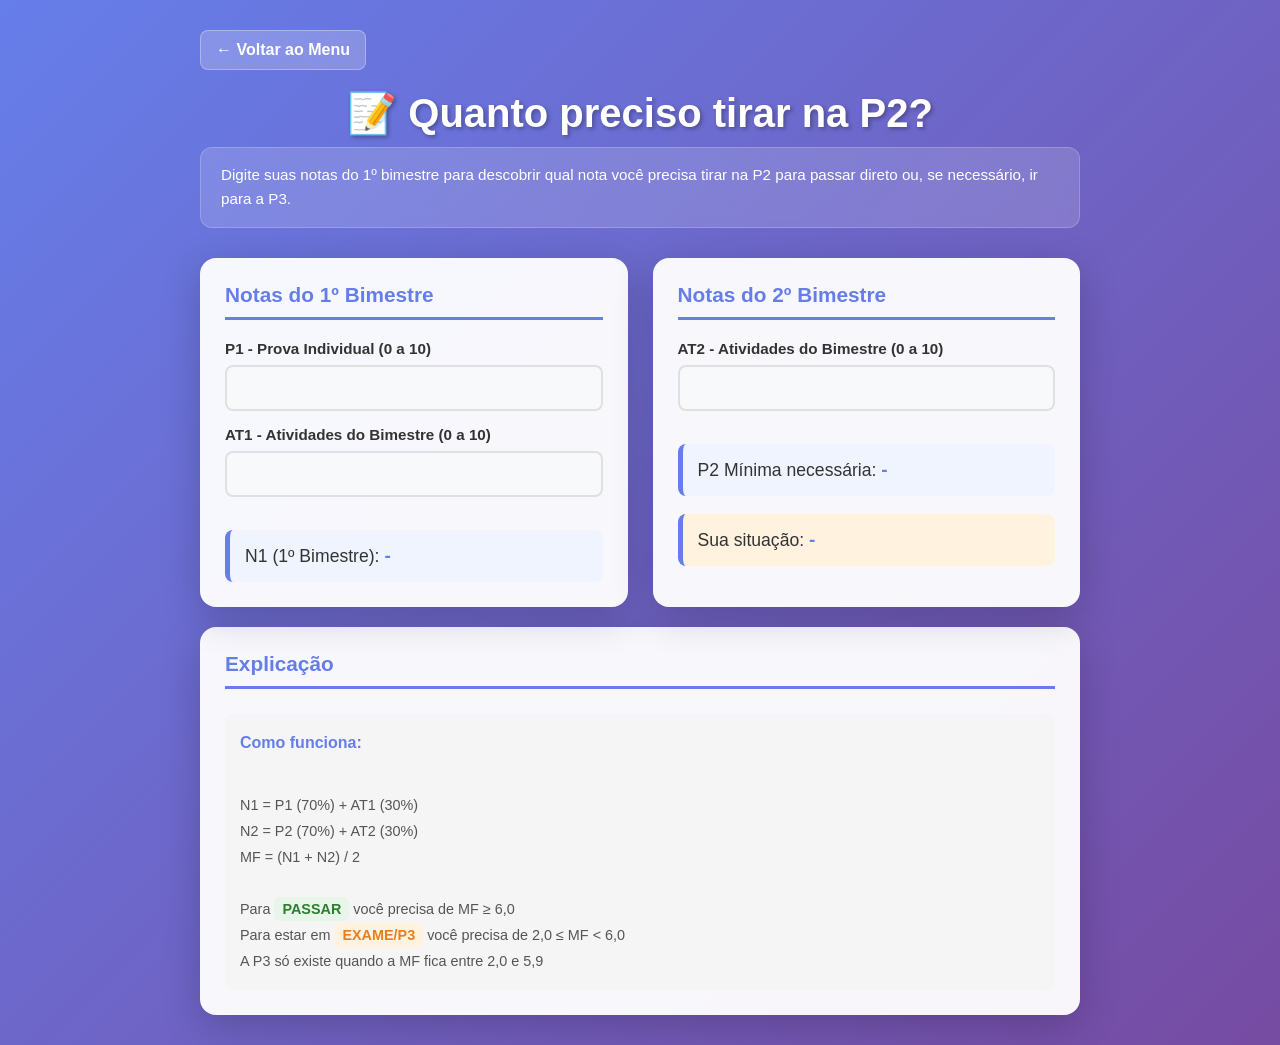
<file: calcular-p2.html>
<!DOCTYPE html>
<html lang="pt-BR">
<head>
  <meta charset="UTF-8" />
  <title>Calculadora - Quanto preciso na P2?</title>
  <link rel="stylesheet" href="css/style.css" />
</head>
<body>
  <a href="index.html" class="back-link">← Voltar ao Menu</a>
  
  <h1>📝 Quanto preciso tirar na P2?</h1>
  <p>
    Digite suas notas do 1º bimestre para descobrir qual nota você precisa tirar na P2 para passar direto ou, se necessário, ir para a P3.
  </p>

  <div class="grid">
    <div class="card">
      <h3>Notas do 1º Bimestre</h3>
      <label for="p1">P1 - Prova Individual (0 a 10)</label>
      <input type="number" id="p1" min="0" max="10" step="0.1" oninput="if (this.value !== '') this.value = Math.min(10, Math.max(0, Number(this.value)))" />

      <label for="at1">AT1 - Atividades do Bimestre (0 a 10)</label>
      <input type="number" id="at1" min="0" max="10" step="0.1" oninput="if (this.value !== '') this.value = Math.min(10, Math.max(0, Number(this.value)))" />

      <div class="resultado">
        N1 (1º Bimestre): <span id="n1">-</span>
      </div>
    </div>

    <div class="card">
      <h3>Notas do 2º Bimestre</h3>
      <label for="at2">AT2 - Atividades do Bimestre (0 a 10)</label>
      <input type="number" id="at2" min="0" max="10" step="0.1" oninput="if (this.value !== '') this.value = Math.min(10, Math.max(0, Number(this.value)))" />

      <div class="resultado">
        P2 Mínima necessária: <span id="p2-minima">-</span>
      </div>
      <div class="resultado" style="background: #fff3e0;">
        Sua situação: <span id="situacao">-</span>
      </div>
    </div>
  </div>

  <div class="card" style="margin-top: 20px;">
    <h3>Explicação</h3>
    <div class="observacao">
      <strong>Como funciona:</strong><br>
      N1 = P1 (70%) + AT1 (30%)<br>
      N2 = P2 (70%) + AT2 (30%)<br>
      MF = (N1 + N2) / 2<br><br>
      
      Para <span class="aprovado">PASSAR</span> você precisa de MF ≥ 6,0<br>
      Para estar em <span class="exame">EXAME/P3</span> você precisa de 2,0 ≤ MF &lt; 6,0<br>
      A P3 só existe quando a MF fica entre 2,0 e 5,9
    </div>
  </div>

  <script src="js/calcular-p2.js"></script>
</body>
</html>
</file>
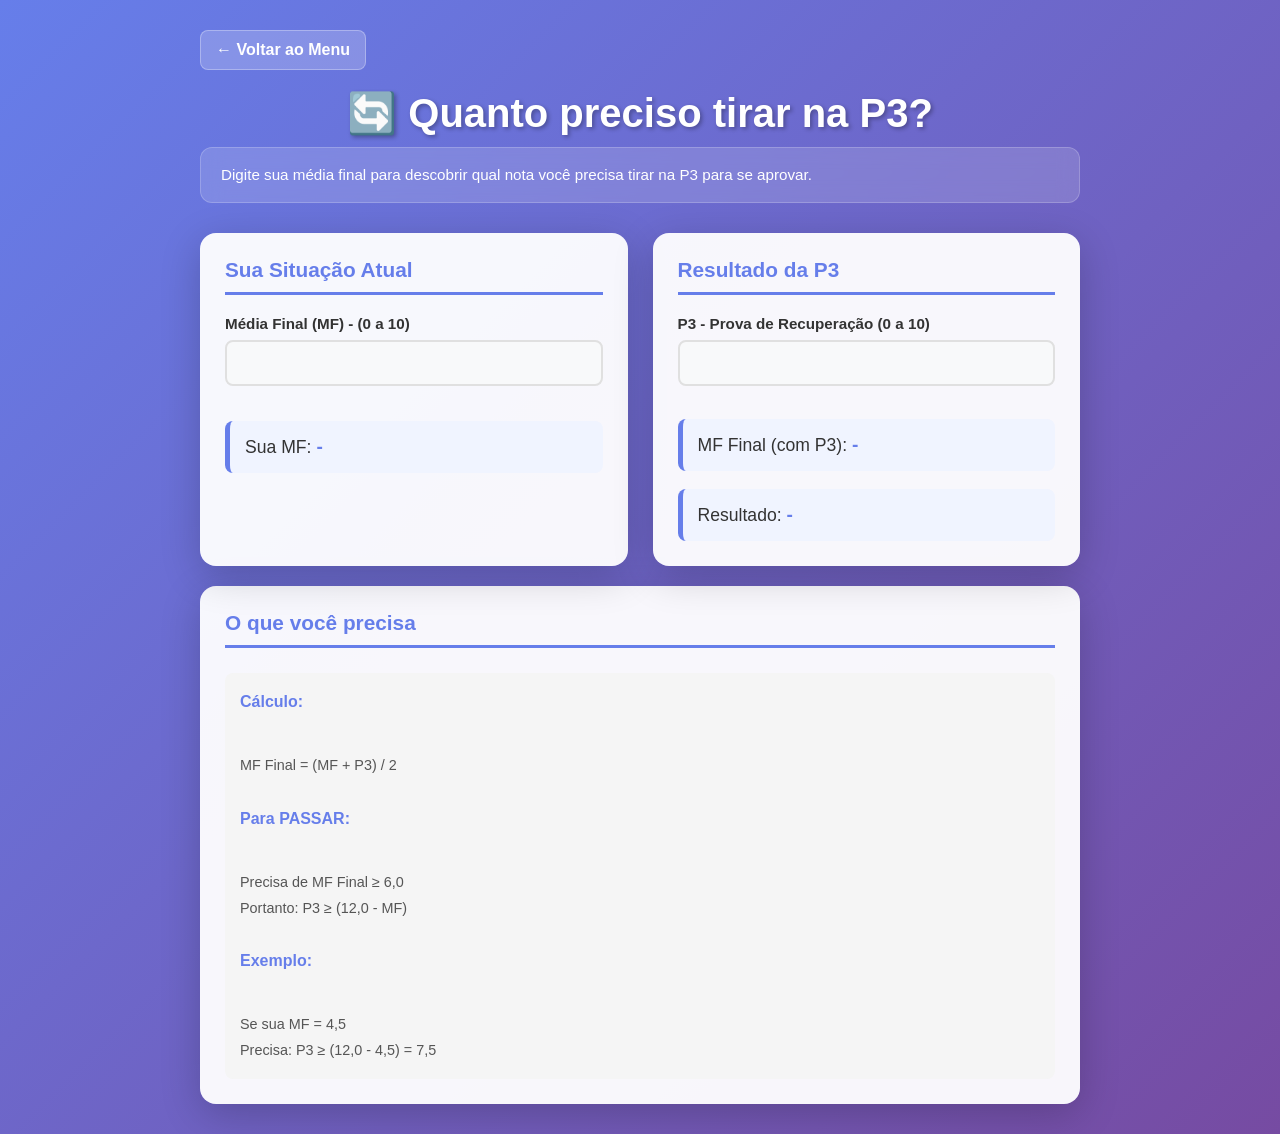
<file: calcular-p3.html>
<!DOCTYPE html>
<html lang="pt-BR">
<head>
  <meta charset="UTF-8" />
  <title>Calculadora - Quanto preciso na P3?</title>
  <link rel="stylesheet" href="css/style.css" />
</head>
<body>
  <a href="index.html" class="back-link">← Voltar ao Menu</a>
  
  <h1>🔄 Quanto preciso tirar na P3?</h1>
  <p>
    Digite sua média final para descobrir qual nota você precisa tirar na P3 para se aprovar.
  </p>

  <div class="grid">
    <div class="card">
      <h3>Sua Situação Atual</h3>
      <label for="mf">Média Final (MF) - (0 a 10)</label>
      <input type="number" id="mf" min="0" max="10" step="0.1" oninput="if (this.value !== '') this.value = Math.min(10, Math.max(0, Number(this.value)))" />

      <div class="resultado" style="margin-top: 20px;">
        Sua MF: <span id="mf-valor">-</span>
      </div>
    </div>

    <div class="card">
      <h3>Resultado da P3</h3>
      <label for="p3">P3 - Prova de Recuperação (0 a 10)</label>
      <input type="number" id="p3" min="0" max="10" step="0.1" oninput="if (this.value !== '') this.value = Math.min(10, Math.max(0, Number(this.value)))" />

      <div class="resultado">
        MF Final (com P3): <span id="mf-final">-</span>
      </div>
      <div class="resultado">
        Resultado: <span id="resultado">-</span>
      </div>
    </div>
  </div>

  <div class="card" style="margin-top: 20px;">
    <h3>O que você precisa</h3>
    <div class="observacao">
      <strong>Cálculo:</strong><br>
      MF Final = (MF + P3) / 2<br><br>
      
      <strong>Para PASSAR:</strong><br>
      Precisa de MF Final ≥ 6,0<br>
      Portanto: P3 ≥ (12,0 - MF)<br><br>
      
      <strong>Exemplo:</strong><br>
      Se sua MF = 4,5<br>
      Precisa: P3 ≥ (12,0 - 4,5) = 7,5
    </div>
  </div>

  <script src="js/calcular-p3.js"></script>
</body>
</html>
</file>
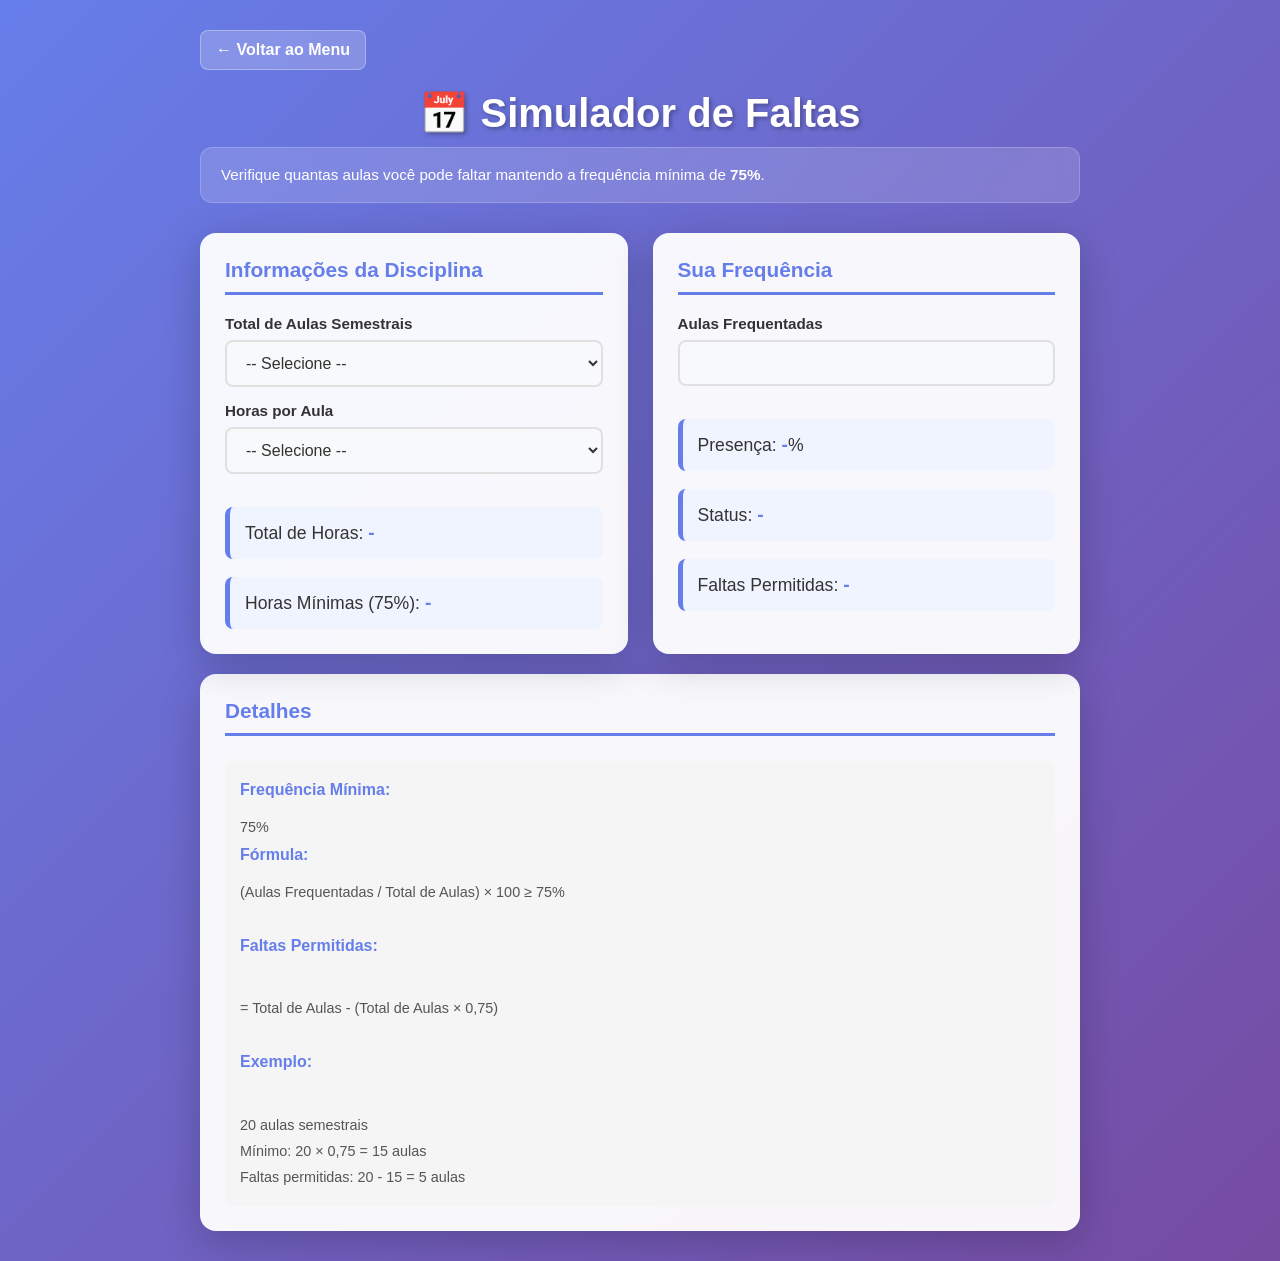
<file: simulador-faltas.html>
<!DOCTYPE html>
<html lang="pt-BR">
<head>
  <meta charset="UTF-8" />
  <title>Simulador de Faltas</title>
  <link rel="stylesheet" href="css/style.css" />
</head>
<body>
  <a href="index.html" class="back-link">← Voltar ao Menu</a>
  
  <h1>📅 Simulador de Faltas</h1>
  <p>
    Verifique quantas aulas você pode faltar mantendo a frequência mínima de <strong>75%</strong>.
  </p>

  <div class="grid">
    <div class="card">
      <h3>Informações da Disciplina</h3>
      
      <label for="total-aulas">Total de Aulas Semestrais</label>
      <select id="total-aulas">
        <option value="">-- Selecione --</option>
        <option value="20">20 aulas</option>
        <option value="40">40 aulas</option>
      </select>

      <label for="horas-aula">Horas por Aula</label>
      <select id="horas-aula">
        <option value="">-- Selecione --</option>
        <option value="2">2 horas</option>
        <option value="4">4 horas</option>
      </select>

      <div class="resultado">
        Total de Horas: <span id="total-horas">-</span>
      </div>

      <div class="resultado">
        Horas Mínimas (75%): <span id="horas-minimas">-</span>
      </div>
    </div>

    <div class="card">
      <h3>Sua Frequência</h3>
      
      <label for="aulas-frequentadas">Aulas Frequentadas</label>
      <input type="number" id="aulas-frequentadas" min="0" max="40" step="1" />

      <div class="resultado">
        Presença: <span id="presenca">-</span>%
      </div>

      <div class="resultado" id="resultado-frequencia">
        Status: <span id="status-frequencia">-</span>
      </div>

      <div class="resultado">
        Faltas Permitidas: <span id="faltas-permitidas">-</span>
      </div>
    </div>
  </div>

  <div class="card" style="margin-top: 20px;">
    <h3>Detalhes</h3>
    <div class="observacao">
      <strong>Frequência Mínima:</strong> 75%<br>
      <strong>Fórmula:</strong> (Aulas Frequentadas / Total de Aulas) × 100 ≥ 75%<br><br>
      
      <strong>Faltas Permitidas:</strong><br>
      = Total de Aulas - (Total de Aulas × 0,75)<br><br>
      
      <strong>Exemplo:</strong><br>
      20 aulas semestrais<br>
      Mínimo: 20 × 0,75 = 15 aulas<br>
      Faltas permitidas: 20 - 15 = 5 aulas
    </div>
  </div>

  <script src="js/simulador-faltas.js"></script>
</body>
</html>
</file>
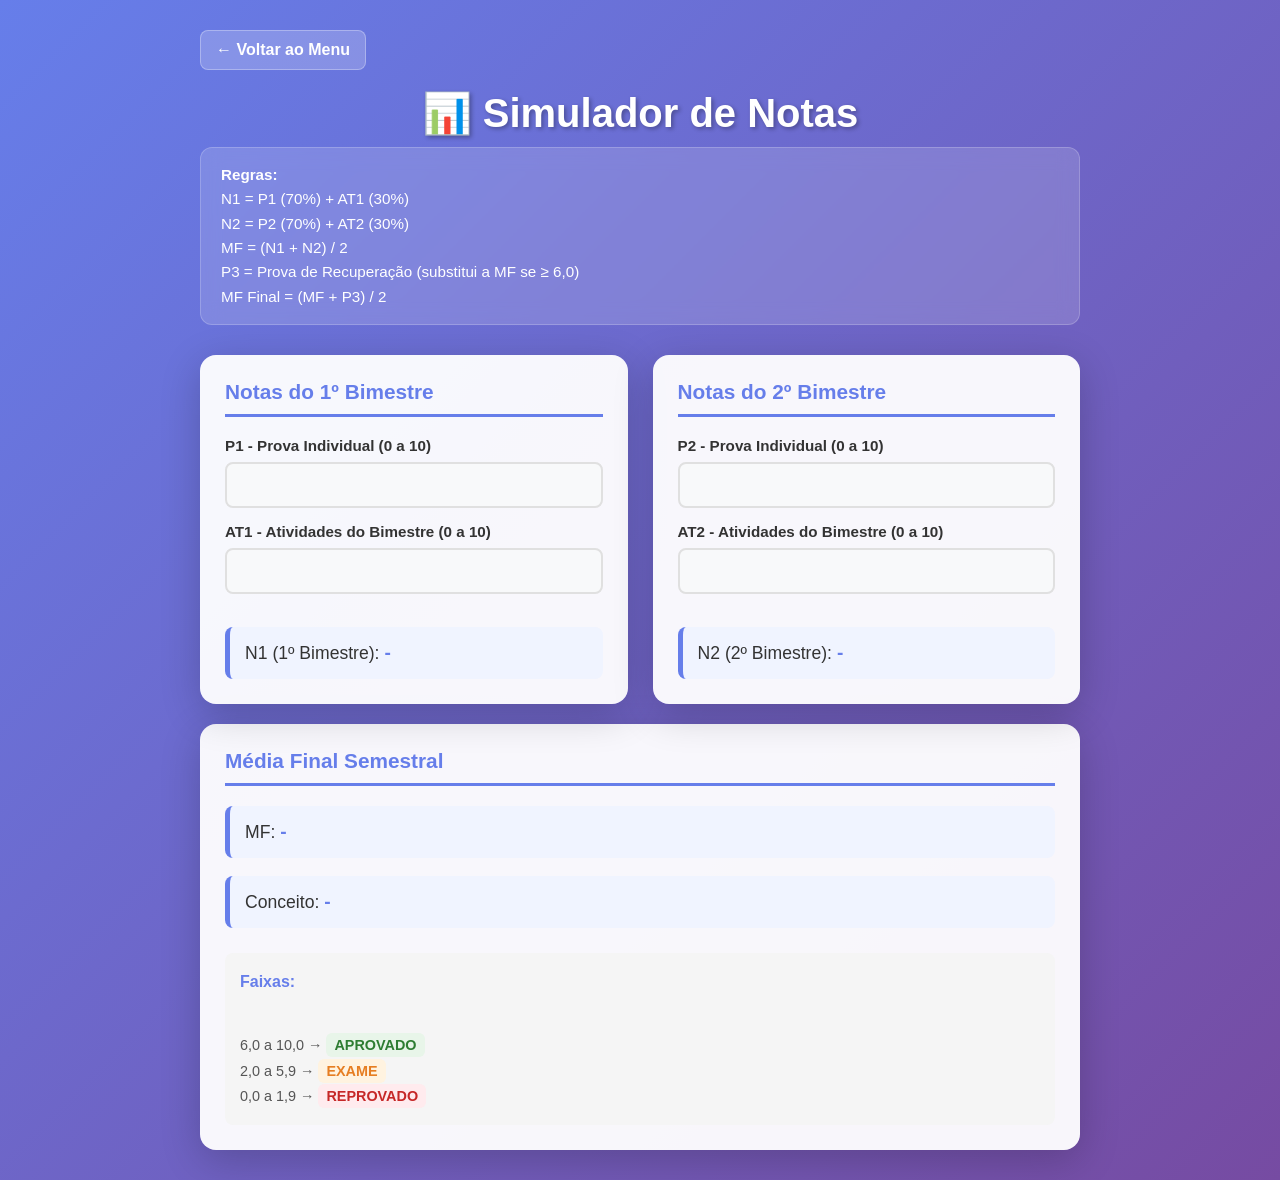
<file: simulador.html>
<!DOCTYPE html>
<html lang="pt-BR">
<head>
  <meta charset="UTF-8" />
  <title>Simulador de Notas</title>
  <link rel="stylesheet" href="css/style.css" />
</head>
<body>
  <a href="index.html" class="back-link">← Voltar ao Menu</a>
  
  <h1>📊 Simulador de Notas</h1>
  <p>
    <strong>Regras:</strong><br>
    N1 = P1 (70%) + AT1 (30%)<br>
    N2 = P2 (70%) + AT2 (30%)<br>
    MF = (N1 + N2) / 2<br>
    P3 = Prova de Recuperação (substitui a MF se ≥ 6,0)<br>
    MF Final = (MF + P3) / 2
  </p>

  <div class="grid">
    <div class="card">
      <h3>Notas do 1º Bimestre</h3>
      <label for="p1">P1 - Prova Individual (0 a 10)</label>
      <input type="number" id="p1" min="0" max="10" step="0.1" oninput="if (this.value !== '') this.value = Math.min(10, Math.max(0, Number(this.value)))" />

      <label for="at1">AT1 - Atividades do Bimestre (0 a 10)</label>
      <input type="number" id="at1" min="0" max="10" step="0.1" oninput="if (this.value !== '') this.value = Math.min(10, Math.max(0, Number(this.value)))" />

      <div class="resultado">
        N1 (1º Bimestre): <span id="n1">-</span>
      </div>
    </div>

    <div class="card">
      <h3>Notas do 2º Bimestre</h3>
      <label for="p2">P2 - Prova Individual (0 a 10)</label>
      <input type="number" id="p2" min="0" max="10" step="0.1" oninput="if (this.value !== '') this.value = Math.min(10, Math.max(0, Number(this.value)))" />

      <label for="at2">AT2 - Atividades do Bimestre (0 a 10)</label>
      <input type="number" id="at2" min="0" max="10" step="0.1" oninput="if (this.value !== '') this.value = Math.min(10, Math.max(0, Number(this.value)))" />

      <div class="resultado">
        N2 (2º Bimestre): <span id="n2">-</span>
      </div>
    </div>
  </div>

  <div class="card" style="margin-top: 20px;">
    <h3>Média Final Semestral</h3>
    <div class="resultado">
      MF: <span id="mf">-</span>
    </div>
    <div class="resultado">
      Conceito: <span id="conceito">-</span>
    </div>

    <div id="p3-section" style="display: none; margin-top: 20px; padding-top: 20px; border-top: 2px solid #e0e0e0;">
      <h3 style="color: #e67e22; margin-top: 0;">Prova P3 - Recuperação</h3>
      <p style="background: #fff3e0; color: #d84315; padding: 10px; border-radius: 8px; font-size: 0.9rem; margin-bottom: 15px;">
        ⚠️ Você está na margem de exame. Complete a prova P3 para tentar melhorar sua nota.
      </p>
      
      <label for="p3">P3 - Prova de Recuperação (0 a 10)</label>
      <input type="number" id="p3" min="0" max="10" step="0.1" oninput="if (this.value !== '') this.value = Math.min(10, Math.max(0, Number(this.value)))" />

      <div class="resultado">
        MF Final (com P3): <span id="mf-final">-</span>
      </div>
      <div class="resultado">
        Conceito Final: <span id="conceito-final">-</span>
      </div>
    </div>

    <div class="observacao">
      <strong>Faixas:</strong><br>
      6,0 a 10,0 → <span class="aprovado">APROVADO</span><br>
      2,0 a 5,9 → <span class="exame">EXAME</span><br>
      0,0 a 1,9 → <span class="reprovado">REPROVADO</span>
    </div>
  </div>

  <script src="js/script.js"></script>
</body>
</html>
</file>
<file: css/style.css>
* {
  margin: 0;
  padding: 0;
  box-sizing: border-box;
}

body {
  font-family: 'Segoe UI', Tahoma, Geneva, Verdana, sans-serif;
  background: linear-gradient(135deg, #667eea 0%, #764ba2 100%);
  min-height: 100vh;
  max-width: 900px;
  margin: 0 auto;
  padding: 30px 10px;
}

h1 {
  text-align: center;
  color: white;
  font-size: 2.5rem;
  margin-bottom: 10px;
  text-shadow: 2px 2px 4px rgba(0, 0, 0, 0.3);
}

h2 {
  text-align: center;
  color: rgba(255, 255, 255, 0.95);
  font-size: 1.3rem;
  margin-bottom: 20px;
  font-weight: 300;
}

p {
  background: rgba(255, 255, 255, 0.15);
  color: white;
  padding: 15px 20px;
  border-radius: 12px;
  margin-bottom: 30px;
  font-size: 0.95rem;
  line-height: 1.6;
  backdrop-filter: blur(10px);
  border: 1px solid rgba(255, 255, 255, 0.2);
}

.grid {
  display: grid;
  grid-template-columns: repeat(2, minmax(0, 1fr));
  gap: 25px;
  margin-top: 20px;
}

.card {
  background: rgba(255, 255, 255, 0.95);
  border: none;
  border-radius: 16px;
  padding: 25px;
  box-shadow: 0 10px 40px rgba(0, 0, 0, 0.2);
  transition: transform 0.3s ease, box-shadow 0.3s ease;
}

.card:hover {
  transform: translateY(-5px);
  box-shadow: 0 15px 50px rgba(0, 0, 0, 0.3);
}

.card h3 {
  color: #667eea;
  margin-bottom: 20px;
  font-size: 1.3rem;
  border-bottom: 3px solid #667eea;
  padding-bottom: 10px;
}

label {
  display: block;
  margin-bottom: 8px;
  font-weight: 600;
  color: #333;
  font-size: 0.95rem;
}

input[type="number"] {
  width: 100%;
  padding: 12px 15px;
  margin-bottom: 15px;
  border: 2px solid #e0e0e0;
  border-radius: 8px;
  font-size: 1rem;
  transition: border-color 0.3s ease, box-shadow 0.3s ease;
  background: #f8f9fa;
}

input[type="number"]:focus {
  outline: none;
  border-color: #667eea;
  box-shadow: 0 0 0 3px rgba(102, 126, 234, 0.1);
  background: white;
}

select {
  width: 100%;
  padding: 12px 15px;
  margin-bottom: 15px;
  border: 2px solid #e0e0e0;
  border-radius: 8px;
  font-size: 1rem;
  transition: border-color 0.3s ease, box-shadow 0.3s ease;
  background: #f8f9fa;
  color: #333;
  cursor: pointer;
  font-family: 'Segoe UI', Tahoma, Geneva, Verdana, sans-serif;
}

select:focus {
  outline: none;
  border-color: #667eea;
  box-shadow: 0 0 0 3px rgba(102, 126, 234, 0.1);
  background: white;
}

.resultado {
  margin-top: 18px;
  padding: 15px;
  background: #f0f4ff;
  border-left: 5px solid #667eea;
  border-radius: 8px;
  font-size: 1.1rem;
  color: #333;
}

.resultado span {
  font-weight: bold;
  color: #667eea;
  font-size: 1.2rem;
}

.aprovado {
  color: #2e7d32;
  background: #e8f5e9;
  padding: 4px 8px;
  border-radius: 6px;
  font-weight: 700;
}

.exame {
  color: #e67e22;
  background: #fff3e0;
  padding: 4px 8px;
  border-radius: 6px;
  font-weight: 700;
}

.reprovado {
  color: #c62828;
  background: #ffebee;
  padding: 4px 8px;
  border-radius: 6px;
  font-weight: 700;
}

.observacao {
  font-size: 0.9rem;
  color: #555;
  margin-top: 25px;
  padding: 15px;
  background: #f5f5f5;
  border-radius: 8px;
  line-height: 1.8;
}

.observacao strong {
  color: #667eea;
  display: block;
  margin-bottom: 10px;
  font-size: 1rem;
}

@media (max-width: 700px) {
  body {
    padding: 20px 10px;
  }

  h1 {
    font-size: 2rem;
  }

  h2 {
    font-size: 1.1rem;
  }

  .grid {
    grid-template-columns: 1fr;
    gap: 20px;
  }

  .card {
    padding: 20px;
  }

  .menu {
    grid-template-columns: 1fr;
  }
}

.menu {
  display: grid;
  grid-template-columns: repeat(4, 1fr);
  gap: 20px;
  margin: 30px 0;
}

.menu-item {
  display: flex;
  flex-direction: column;
  align-items: center;
  justify-content: center;
  text-decoration: none;
  background: rgba(255, 255, 255, 0.95);
  border: 2px solid rgba(102, 126, 234, 0.3);
  border-radius: 16px;
  padding: 30px 20px;
  transition: all 0.3s ease;
  box-shadow: 0 5px 20px rgba(0, 0, 0, 0.1);
}

.menu-item:hover {
  transform: translateY(-10px);
  border-color: #667eea;
  box-shadow: 0 15px 40px rgba(102, 126, 234, 0.3);
}

.menu-icon {
  font-size: 3rem;
  margin-bottom: 15px;
  display: block;
}

.menu-title {
  font-size: 1.2rem;
  font-weight: 700;
  color: #667eea;
  text-align: center;
  margin-bottom: 8px;
  display: block;
}

.menu-desc {
  font-size: 0.85rem;
  color: #666;
  text-align: center;
  line-height: 1.4;
  display: block;
}

@media (max-width: 900px) {
  .menu {
    grid-template-columns: 1fr;
    gap: 20px;
  }
}

.back-link {
  display: inline-block;
  margin-bottom: 20px;
  padding: 10px 15px;
  background: rgba(255, 255, 255, 0.2);
  color: white;
  text-decoration: none;
  border-radius: 8px;
  font-weight: 600;
  transition: all 0.3s ease;
  border: 1px solid rgba(255, 255, 255, 0.3);
}

.back-link:hover {
  background: rgba(255, 255, 255, 0.3);
  border-color: rgba(255, 255, 255, 0.5);
}
</file>
